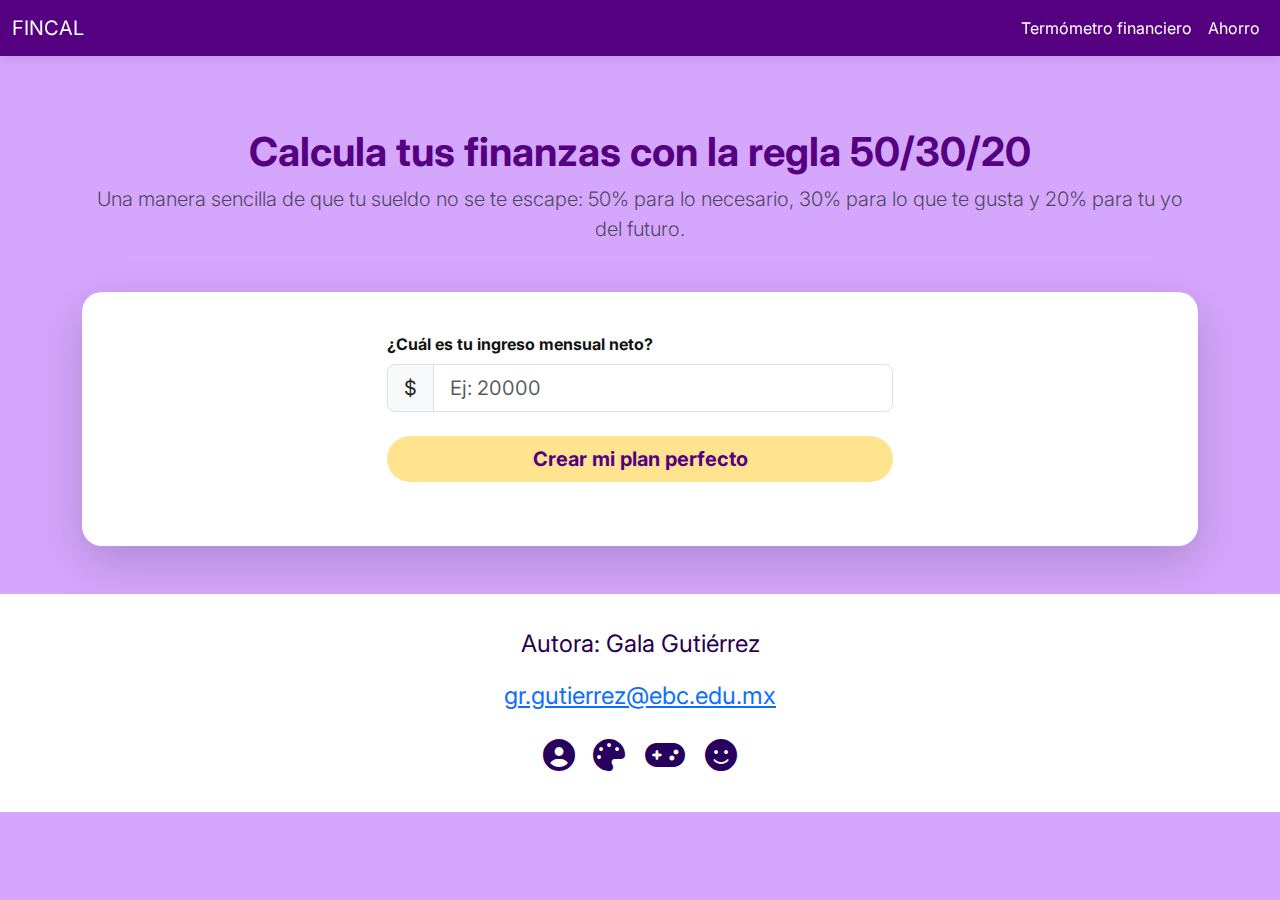
<file: calculadora/index.html>
<!DOCTYPE html>
<html>
<head>
<title>FINCAL</title>

 <!-- Bootstrap CSS -->
    <link href="https://cdn.jsdelivr.net/npm/bootstrap@5.3.3/dist/css/bootstrap.min.css" rel="stylesheet">
    
    <!-- Fuente  (Estilo Bancario Moderno) -->
    <link href="https://fonts.googleapis.com/css2?family=Inter:wght@300;400;600;700&display=swap" rel="stylesheet">
    
    <!-- Iconos (FontAwesome) para ilustrar las categorías -->
    <link rel="stylesheet" href="https://cdnjs.cloudflare.com/ajax/libs/font-awesome/6.4.0/css/all.min.css">

  <!--Estilos-->  
  <link rel=" stylesheet"href="css/style.css">

</head>
<body>

 <nav class="navbar navbar-expand-lg navbar-custom fixed-top">
        <div class="container-fluid">
            <a class="navbar-brand" href="#"> FINCAL </a>
            
            <button class="navbar-toggler" type="button" data-bs-toggle="offcanvas" data-bs-target="#offcanvasMenu" aria-controls="offcanvasMenu" aria-label="Toggle navigation">
                <span class="navbar-toggler-icon"></span>
            </button>
            
            <!-- Menú Desktop -->
            <div class="collapse navbar-collapse" id="navbarNavDesktop">
                <ul class="navbar-nav ms-auto">
                    <li class="nav-item"><a class="nav-link active" href="index1.html">Termómetro financiero</a></li>
                    <!-- ¡ENLACE ACTUALIZADO! -->
                    
                    <li class="nav-item"><a class="nav-link" href="#">Ahorro</a></li>
                </ul>
            </div>
        </div>
    </nav>
    
    <!-- OFFCANVAS MÓVIL (Tu diseño solicitado) -->
    <div class="offcanvas offcanvas-end" tabindex="-1" id="offcanvasMenu" aria-labelledby="offcanvasMenuLabel">
      <div class="offcanvas-header">
        <h5 class="offcanvas-title" id="offcanvasMenuLabel">MENÚ FINANCIERO</h5>
        <button type="button" class="btn-close btn-close-white" data-bs-dismiss="offcanvas" aria-label="Close"></button>
      </div>
      <div class="offcanvas-body">
        <ul class="navbar-nav justify-content-end flex-grow-1 pe-3">
            <li class="nav-item"><a class="nav-link active" href="index1.html" data-bs-dismiss="offcanvas">Calculadora</a></li>
            <li class="nav-item"><a class="nav-link" href="#" data-bs-dismiss="offcanvas">Contáctanos</a></li>
        </ul>
      </div>
    </div>

    <!--
    ==================================================
    === CUERPO PRINCIPAL: CALCULADORA 50/30/20
    ==================================================
    -->
    <div class="container my-5 content-wrapper">
        <div class="text-center mb-5">
            <h1 class="main-title">Calcula tus finanzas con la regla 50/30/20 </h1>
            <p class="lead text-muted">Una manera sencilla de que tu sueldo no se te escape: 50% para lo necesario, 30% para lo que te gusta y 20% para tu yo del futuro.</p>
        </div>

        <div class="calculator-card shadow-lg">
            
            <!-- SECCIÓN 1: ENTRADA DE DATOS -->
            <div class="row justify-content-center mb-4">
                <div class="col-md-8 col-lg-6">
                    <label for="netIncome" class="form-label fw-bold">¿Cuál es tu ingreso mensual neto?</label>
                    <div class="input-group input-group-lg">
                        <span class="input-group-text bg-light">$</span>
                        <input type="number" class="form-control" id="netIncome" placeholder="Ej: 20000">
                    </div>
                    <div class="d-grid gap-2 mt-4">
                        <button class="btn btn-calculate btn-lg" onclick="calculateBudget()">
                            Crear mi plan perfecto
                        </button>
                    </div>
                </div>
            </div>

            <!-- SECCIÓN 2: RESULTADOS VISUALES (OCULTO AL INICIO) -->
            <div id="resultsSection" class="d-none animate-fade-in">
                <hr class="my-5">
                
                <h3 class="text-center mb-4" style="color: var(--color-primary);">Así deberías distribuir tu dinero:</h3>

                <!-- GRÁFICO CSS PURO -->
                <div class="chart-container mb-5">
                    <div class="pie-chart" id="budgetChart"></div>
                </div>

                <!-- TARJETAS DE DESGLOSE (GRID SYSTEM) -->
                <div class="row g-4">
                    
                    <!-- 50% NECESIDADES -->
                    <div class="col-12 col-md-4">
                        <div class="card h-100 result-card border-needs">
                            <div class="card-body text-center">
                                <div class="icon-circle bg-needs mb-3">
                                    <i class="fa-solid fa-house"></i>
                                </div>
                                <h5 class="card-title text-needs">50% Necesidades</h5>
                                <p class="display-6 fw-bold" id="valNeeds">$0</p>
                                <p class="card-text small text-muted">Renta, despensa, transporte, servicios básicos.</p>
                            </div>
                        </div>
                    </div>

                    <!-- 30% GUSTOS -->
                    <div class="col-12 col-md-4">
                        <div class="card h-100 result-card border-wants">
                            <div class="card-body text-center">
                                <div class="icon-circle bg-wants mb-3">
                                    <i class="fa-solid fa-plane"></i>
                                </div>
                                <h5 class="card-title text-wants">30% Gustos</h5>
                                <p class="display-6 fw-bold" id="valWants">$0</p>
                                <p class="card-text small text-muted">Salidas, ropa, streaming, hobbies.</p>
                            </div>
                        </div>
                    </div>

                    <!-- 20% AHORRO -->
                    <div class="col-12 col-md-4">
                        <div class="card h-100 result-card border-savings">
                            <div class="card-body text-center">
                                <div class="icon-circle bg-savings mb-3">
                                    <i class="fa-solid fa-piggy-bank"></i>
                                </div>
                                <h5 class="card-title text-savings">20% Ahorro</h5>
                                <p class="display-6 fw-bold" id="valSavings">$0</p>
                                <p class="card-text small text-muted">Fondo de emergencia, retiro, pago de deudas.</p>
                            </div>
                        </div>
                    </div>

                </div> <!-- Fin Row -->
            </div> <!-- Fin Results -->

        </div>
    </div>

     <footer id="main-footer">
        <p>Autora: Gala Gutiérrez</p>
  <p><a href="mailto:gr.gutierrez@ebc.edu.mx">gr.gutierrez@ebc.edu.mx</a></p>
   <div class="social">

        <a href="#" aria-label="User">
          <i class="fa-solid fa-circle-user"></i>    
        <a href="#" aria-label="Palette">
          <i class="fa-solid fa-palette"></i>
        </a>
        <a href="#" aria-label="Gamepad">
          <i class="fa-solid fa-gamepad"></i>
        </a>
        <a href="#" aria-label="Smile">
          <i class="fa-solid fa-face-smile"></i>
        </a>
      </div>
    </footer>   

    <!-- Bootstrap Bundle with Popper -->
    <script src="https://cdn.jsdelivr.net/npm/bootstrap@5.3.3/dist/js/bootstrap.bundle.min.js"></script>

   <!--LÓGICA JS -->
   <script src="js/script.js"></script>

</body>
</html>
</file>
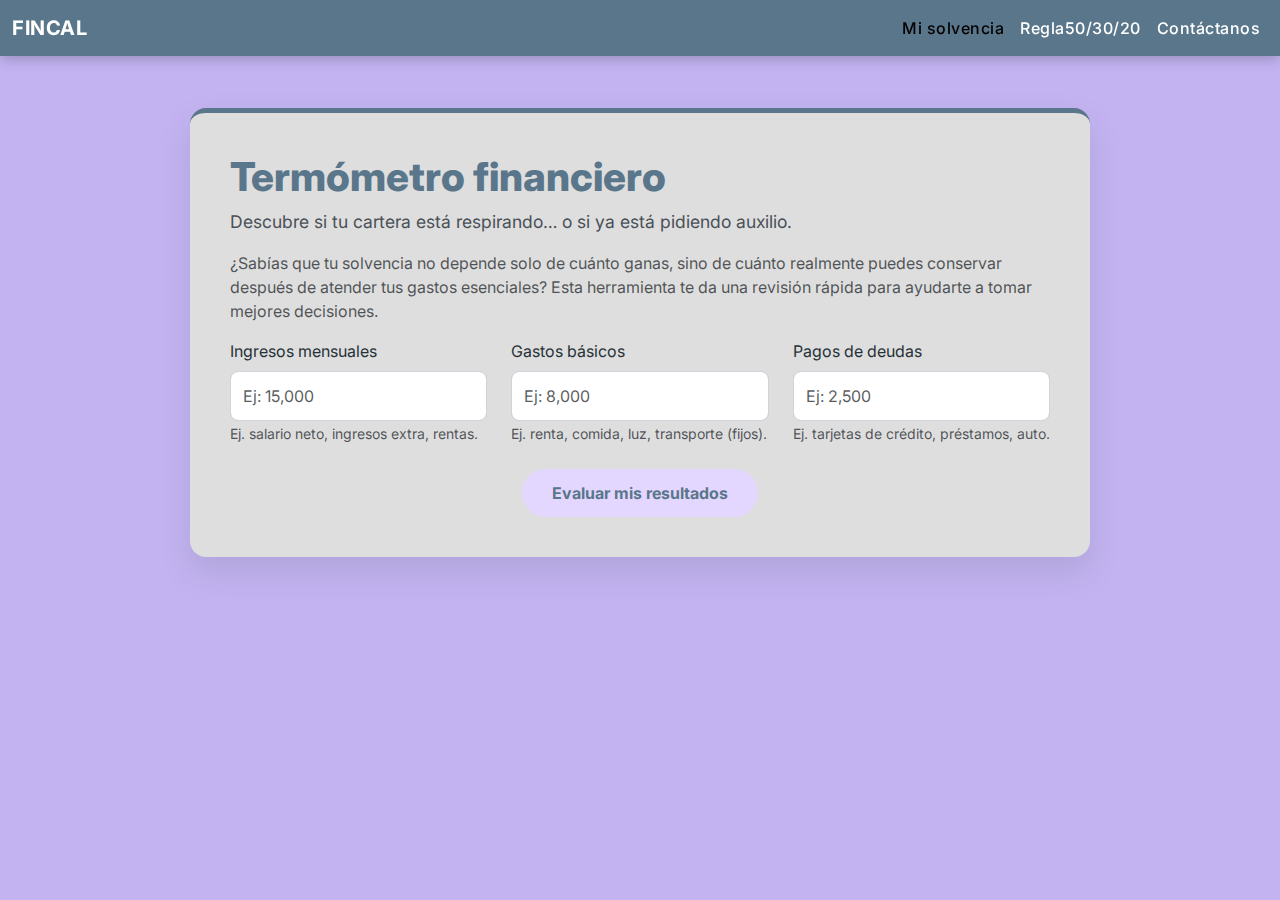
<file: calculadora/index1.html>
<!DOCTYPE html>
<html lang="es">
<head>
    <meta charset="UTF-8">
    <meta name="viewport" content="width=device-width, initial-scale=1.0">
    <title>Calculadora de salud financiera personal</title>
    
    <!-- Enlace a Bootstrap para la rejilla y componentes -->
    <link href="https://cdn.jsdelivr.net/npm/bootstrap@5.3.3/dist/css/bootstrap.min.css" rel="stylesheet">
    
    <!-- Cargamos una fuente amigable y profesional -->
    <link href="https://fonts.googleapis.com/css2?family=Inter:wght@300;400;600;700&display=swap" rel="stylesheet">
    
    <!-- ENLACE A LOS ESTILOS EXTERNOS (CSS) -->
    <link rel="stylesheet" href="css/style1.css">
</head>
<body>

    <!--
    ==================================================
    === NAVEGACIÓN RESPONSIVE (USANDO BOOTSTRAP GRID)
    ==================================================
    -->
    <nav class="navbar navbar-expand-lg navbar-custom fixed-top">
        <div class="container-fluid">
            <!-- Marca de la Aplicación -->
            <a class="navbar-brand" href="#">FINCAL</a> <!-- aquí 
            vamos agregar un logo -->
            
            <!-- Botón de Toggler: Ahora abre el Offcanvas en móvil -->
            <button class="navbar-toggler" type="button" data-bs-toggle="offcanvas" data-bs-target="#offcanvasMenu" aria-controls="offcanvasMenu" aria-label="Toggle navigation">
                <span class="navbar-toggler-icon"></span>
            </button>
            
            <!-- Menú de Desktop: Solo visible cuando el navbar está expandido (>= lg) -->
            <div class="collapse navbar-collapse" id="navbarNavDesktop">
                <ul class="navbar-nav ms-auto">
                    <li class="nav-item">
                        <a class="nav-link active" aria-current="page" href="#calculadora">Mi solvencia</a>
                    </li>
                    <li class="nav-item">
                        <a class="nav-link" href="index.html">Regla50/30/20</a>
                    </li>
                    <li class="nav-item">
                        <a class="nav-link" href="#contacto">Contáctanos</a>
                    </li>
                </ul>
            </div>
        </div>
    </nav>
    
    <!--
    ==================================================
    === OFFCANVAS (MENÚ LATERAL PARA MÓVILES < LG)
    ==================================================
    Este menú se desliza desde la derecha y se cierra automáticamente al hacer clic en un link.
    -->
    <div class="offcanvas offcanvas-end" tabindex="-1" id="offcanvasMenu" aria-labelledby="offcanvasMenuLabel">
      <div class="offcanvas-header"> <!-- Estilos aplicados en styles.css -->
        <h5 class="offcanvas-title" id="offcanvasMenuLabel">Menú de solvencia</h5>
        <!-- btn-close-white se usa para que el ícono de cierre sea blanco sobre fondo azul -->
        <button type="button" class="btn-close btn-close-white" data-bs-dismiss="offcanvas" aria-label="Close"></button>
      </div>
      <div class="offcanvas-body">
        <ul class="navbar-nav justify-content-end flex-grow-1 pe-3">
            <!-- Los links se cierran automáticamente al hacer click (data-bs-dismiss) -->
            <li class="nav-item">
                <a class="nav-link active" aria-current="page" href="#calculadora" data-bs-dismiss="offcanvas">Mi solvencia</a>
            </li>
            <li class="nav-item">
                <li class="nav-item"><a class="nav-link" href="index1.html">¿Qué es 50/30/20?</a></li>
            </li>
            <li class="nav-item">
                <a class="nav-link" href="#contacto" data-bs-dismiss="offcanvas">Contáctanos</a>
            </li>
        </ul>
      </div>
    </div>


    <!--
    ==================================================
    === CUERPO PRINCIPAL: CALCULADORA PERSONAL
    ==================================================
    -->
    <div class="container my-5" id="calculadora">
        <div class="calculator-card">
            <h1 class="title">Termómetro financiero</h1>
            <p class="subtitle">Descubre si tu cartera está respirando… o si ya está pidiendo auxilio.</p>
            <p class="subtitle-description text-muted">¿Sabías que tu solvencia no depende solo de cuánto ganas, sino de cuánto realmente puedes conservar después de atender tus gastos esenciales? Esta herramienta te da una revisión rápida para ayudarte a tomar mejores decisiones.</p>
            
            <div class="row g-4">
                <!-- Inputs adaptados a Finanzas Personales -->
                <!-- Sistema de Rejilla: Se adapta a Móvil, Tablet y Desktop -->
                <div class="col-12 col-md-6 col-lg-4">
                    <label for="monthlyIncome" class="form-label">Ingresos mensuales</label>
                    <input type="number" class="form-control" id="monthlyIncome" placeholder="Ej: 15,000" min="0">
                    <small class="text-muted">Ej. salario neto, ingresos extra, rentas.</small>
                </div>
                
                <div class="col-12 col-md-6 col-lg-4">
                    <label for="livingExpenses" class="form-label">Gastos básicos</label>
                    <input type="number" class="form-control" id="livingExpenses" placeholder="Ej: 8,000" min="0">
                    <small class="text-muted">Ej. renta, comida, luz, transporte (fijos).</small>
                </div>
                
                <div class="col-12 col-md-6 col-lg-4">
                    <label for="debtPayments" class="form-label">Pagos de deudas</label>
                    <input type="number" class="form-control" id="debtPayments" placeholder="Ej: 2,500" min="0">
                    <small class="text-muted">Ej. tarjetas de crédito, préstamos, auto.</small>
                </div>

                <!-- Botón de Acción -->
                <div class="col-12 mt-4 text-center">
                    <button class="btn btn-calculate" onclick="calculatePersonalSolvency()">
                        Evaluar mis resultados
                    </button>
                </div>
            </div>

            <!-- Resultado Visual (El Semáforo Financiero) -->
            <div id="resultContainer" class="d-none">
                <h3 class="title">Diagnóstico financiero</h3>
                <div id="resultValue" class="display-4 fw-bold my-2">--</div>
                <div id="resultAnalysis" class="fw-semibold mt-3">Ingresa tus datos para calcular.</div>
                
                <!-- Barra de progreso visual para el nivel de endeudamiento -->
                <div class="progress mt-4" style="height: 25px;">
                    <div id="debtProgressBar" class="progress-bar progress-bar-striped progress-bar-animated" role="progressbar" style="width: 0%" aria-valuenow="0" aria-valuemin="0" aria-valuemax="100">Nivel de Deuda</div>
                </div>
                <small class="text-muted d-block mt-2">Porcentaje de tus ingresos comprometidos en deuda.</small>
            </div>

        </div>
    </div>

    <!-- Script de Bootstrap -->
    <script src="https://cdn.jsdelivr.net/npm/bootstrap@5.3.3/dist/js/bootstrap.bundle.min.js"></script>

    <!-- ENLACE A LA LÓGICA (JS) -->
    <script src="js/script1.js"></script>

</body>
</html>
</file>
<file: calculadora/css/style.css>
:root {
    --color-primary: #540081;   /* Morado  */
    --color-needs: #108c71;     /* 50% - Verde */
    --color-wants: #89a7e2;     /* 30% - Azul */
    --color-savings: #ffe38e;   /* 20% - Amarillo */
    
    --color-bg: #F4F4F4;
    --color-text: #121212;
}

body {
    font-family: 'Inter', sans-serif;
    background-color: var(--color-bg);
    color: var(--color-text);
    padding-top: 80px; /* Espacio para el navbar fijo */
}


/* === NAVBAR Y OFFCANVAS (CONSERVADOS) === */
.navbar-custom {
    background-color: var(--color-primary);
    box-shadow: 0 2px 10px rgba(0,0,0,0.1);
}
.navbar-brand, .nav-link {
    color: white !important;
}
.offcanvas-header {
    background-color: var(--color-primary);
    color: white;
}
.offcanvas-title {
    color: white;
}

/* === TARJETA PRINCIPAL === */
.calculator-card {
    background-color: white;
    border-radius: 20px;
    padding: 40px;
    border: none;
}

.main-title {
    color: var(--color-primary);
    font-weight: 700;
}

/* === BOTÓN DE CALCULAR === */
.btn-calculate {
    background-color: var(--color-savings); /* Amarillo llamativo */
    color: var(--color-primary);
    font-weight: 700;
    border: none;
    border-radius: 50px;
    transition: transform 0.2s;
}
.btn-calculate:hover {
    background-color: #e5bd40;
    transform: scale(1.02);
}

/* === ESTILOS DE RESULTADOS (LAS 3 TARJETAS) === */
.result-card {
    border: none;
    background-color: #f9f9f9;
    border-radius: 15px;
    transition: transform 0.3s;
}
.result-card:hover {
    transform: translateY(-5px);
    box-shadow: 0 10px 20px rgba(0,0,0,0.05);
}

/* Bordes superiores de colores */
.border-needs { border-top: 5px solid var(--color-needs); }
.border-wants { border-top: 5px solid var(--color-wants); }
.border-savings { border-top: 5px solid var(--color-savings); }

/* Textos de colores */
.text-needs { color: var(--color-needs); }
.text-wants { color: var(--color-wants); }
.text-savings { color: #dcb342; /* Un poco más oscuro para leerse bien */ }

/* Círculos de iconos */
.icon-circle {
    width: 60px;
    height: 60px;
    border-radius: 50%;
    margin: 0 auto;
    display: flex;
    align-items: center;
    justify-content: center;
    color: white;
    font-size: 1.5rem;
}
.bg-needs { background-color: var(--color-needs); }
.bg-wants { background-color: var(--color-wants); }
.bg-savings { background-color: var(--color-savings); }

/* === GRÁFICO DE PASTEL (CSS PURO) === */
.chart-container {
    display: flex;
    justify-content: center;
    align-items: center;
}
.pie-chart {
    width: 200px;
    height: 200px;
    border-radius: 50%;
    /* Truco de CSS para hacer un gráfico circular con gradiente cónico */
    background: conic-gradient(
        var(--color-needs) 0% 50%,   /* 0 a 50% Azul */
        var(--color-wants) 50% 80%,  /* 50 a 80% Aqua (30% total) */
        var(--color-savings) 80% 100% /* 80 a 100% Amarillo (20% total) */
    );
    box-shadow: 0 4px 15px rgba(0,0,0,0.2);
    position: relative;
}
/* Agujero del centro para hacerlo "Donut Chart" */
.pie-chart::after {
    content: "FINCALC";
    position: absolute;
    top: 50%; left: 50%;
    transform: translate(-50%, -50%);
    width: 120px; height: 120px;
    background: white;
    border-radius: 50%;
    display: flex;
    align-items: center;
    justify-content: center;
    font-weight: bold;
    color: var(--color-primary);
}

/* Animación simple */
.animate-fade-in {
    animation: fadeIn 0.8s ease-in-out;
}
@keyframes fadeIn {
    from { opacity: 0; transform: translateY(20px); }
    to { opacity: 1; transform: translateY(0); }
}

/* Ajustes Móviles */
@media (max-width: 768px) {
    .calculator-card { padding: 20px; }
    .display-6 { font-size: 1.5rem; }
}
/*MEDIAS QUERIES PARA DIFERENTES DISPOSITIVOS */

/* Ajusta el color del body, al cambiar el tamaño de la página */

/* PANTALLA PEQUEÑA */

@media (max-width: 800px){
  body{
    background-color:#e4caa7;
    flex-direction: row;
  }
}

/* PANTALLA MEDIANA */

@media (min-width: 800px){
  body{
    background-color:#d0ffeb;
    flex-direction: column;
  }
}

/* PANTALLA GRANDE */

@media (min-width: 1000px){
  body{
    background-color:#d4a6fc;
    flex-direction: column;
  }
}

/* PANTALLA EXTRA-GRANDE */

@media (min-width: 2000px){
  body{
    background-color:#ffb7ce;
    flex-direction: column;
  }
}

footer {
  background-color: white;
  color: rgb(41, 0, 80);
  text-align:center;
  padding:2rem;
  margin-top:2rem;
  font-size: 1.5rem;
}

.social a{
  display: inline-flex;
  align-items:center;
  justify-content:center;
  width: 50px;
  height: 50px;
  background: white;
  color: rgb(40, 0, 93);
  border-radius: 50%;
  text-decoration:none;
  font-size:2rem;
}
</file>
<file: calculadora/css/style1.css>
/* ========================================= */
/* === ESTILOS PERSONALIZADOS Y MEDIA QUERIES === */
/* ========================================= */
:root {
    --color-primary: #5a768a; /* Azul corporativo */
    --color-accent: #e4d7ff; /* Amarillo/Naranja de énfasis */
    --color-dark: #263238;
    --color-success: #28a745; /* Verde claro para "good" */
    --color-warning: #fd7e14; /* Naranja para "warning" */
    --color-danger: #dc3545; /* Rojo para "danger" */
    --color-bg: #c3b4f1; /* Fondo muy neutro y limpio */
}

body {
    font-family: 'Inter', sans-serif;
    background-color: var(--color-bg);
    color: var(--color-dark);
    padding-top: 60px;
}

/* Navbar personalizado */
.navbar-custom {
    background-color: var(--color-primary);
    box-shadow: 0 4px 12px rgba(0, 0, 0, 0.2);
}
.navbar-custom .nav-link, .navbar-custom .navbar-brand {
    color: #ffffff;
    font-weight: 500;
    letter-spacing: 0.5px;
}
.navbar-custom .nav-link:hover {
    color: var(--color-accent);
}
.navbar-custom .navbar-brand {
    font-weight: 700;
}

/* Tarjeta Principal */
.calculator-card {
    background-color: #dedede;
    border-radius: 16px;
    box-shadow: 0 15px 35px rgba(0, 0, 0, 0.1);
    padding: 40px;
    margin: 40px auto;
    max-width: 900px;
    border-top: 5px solid var(--color-primary); /* Línea azul corporativa */
}

.title {
    color: var(--color-primary);
    font-weight: 800;
}

.subtitle {
    font-size: 1.1rem;
    color: #495057;
}

.form-control {
    border-radius: 8px;
    padding: 12px;
    border: 1px solid #ced4da;
    transition: border-color 0.3s;
}
.form-control:focus {
    border-color: var(--color-primary);
    box-shadow: 0 0 0 0.2rem rgba(0, 68, 129, 0.25);
}

/* Botón llamativo (usando el color de acento) */
.btn-calculate {
    background-color: var(--color-accent);
    color: var(--color-primary); /* Texto azul sobre fondo amarillo */
    font-weight: 700;
    padding: 12px 30px;
    border-radius: 50px;
    border: none;
    transition: transform 0.2s, box-shadow 0.2s;
}
.btn-calculate:hover {
    background-color: #00fdd3; /* Un tono un poco más claro al hacer hover */
    color: var(--color-primary);
    transform: translateY(-2px);
    box-shadow: 0 5px 15px rgba(255, 187, 0, 0.4);
}

/* Contenedor de Resultados */
#resultContainer {
    margin-top: 35px;
    padding: 30px;
    border-radius: 12px;
    text-align: center;
    background-color: #ffffff; /* Fondo de resultado ligeramente gris */
    border: 1px solid #dee2e6;
}

/* Colores de estado para el resultado */
.text-excellent { color: var(--color-success); }
.text-warning { color: var(--color-warning); }
.text-danger { color: var(--color-danger); }

/* MEDIA QUERIES PARA ADAPTABILIDAD */
@media (max-width: 768px) {
    .calculator-card {
        padding: 20px;
        margin: 20px 10px;
    }
    .subtitle-description {
        display: none; /* Ocultar descripción larga en móvil */
    }
    .display-4 {
        font-size: 2rem; /* Texto más pequeño en móvil */
    }
}
</file>
